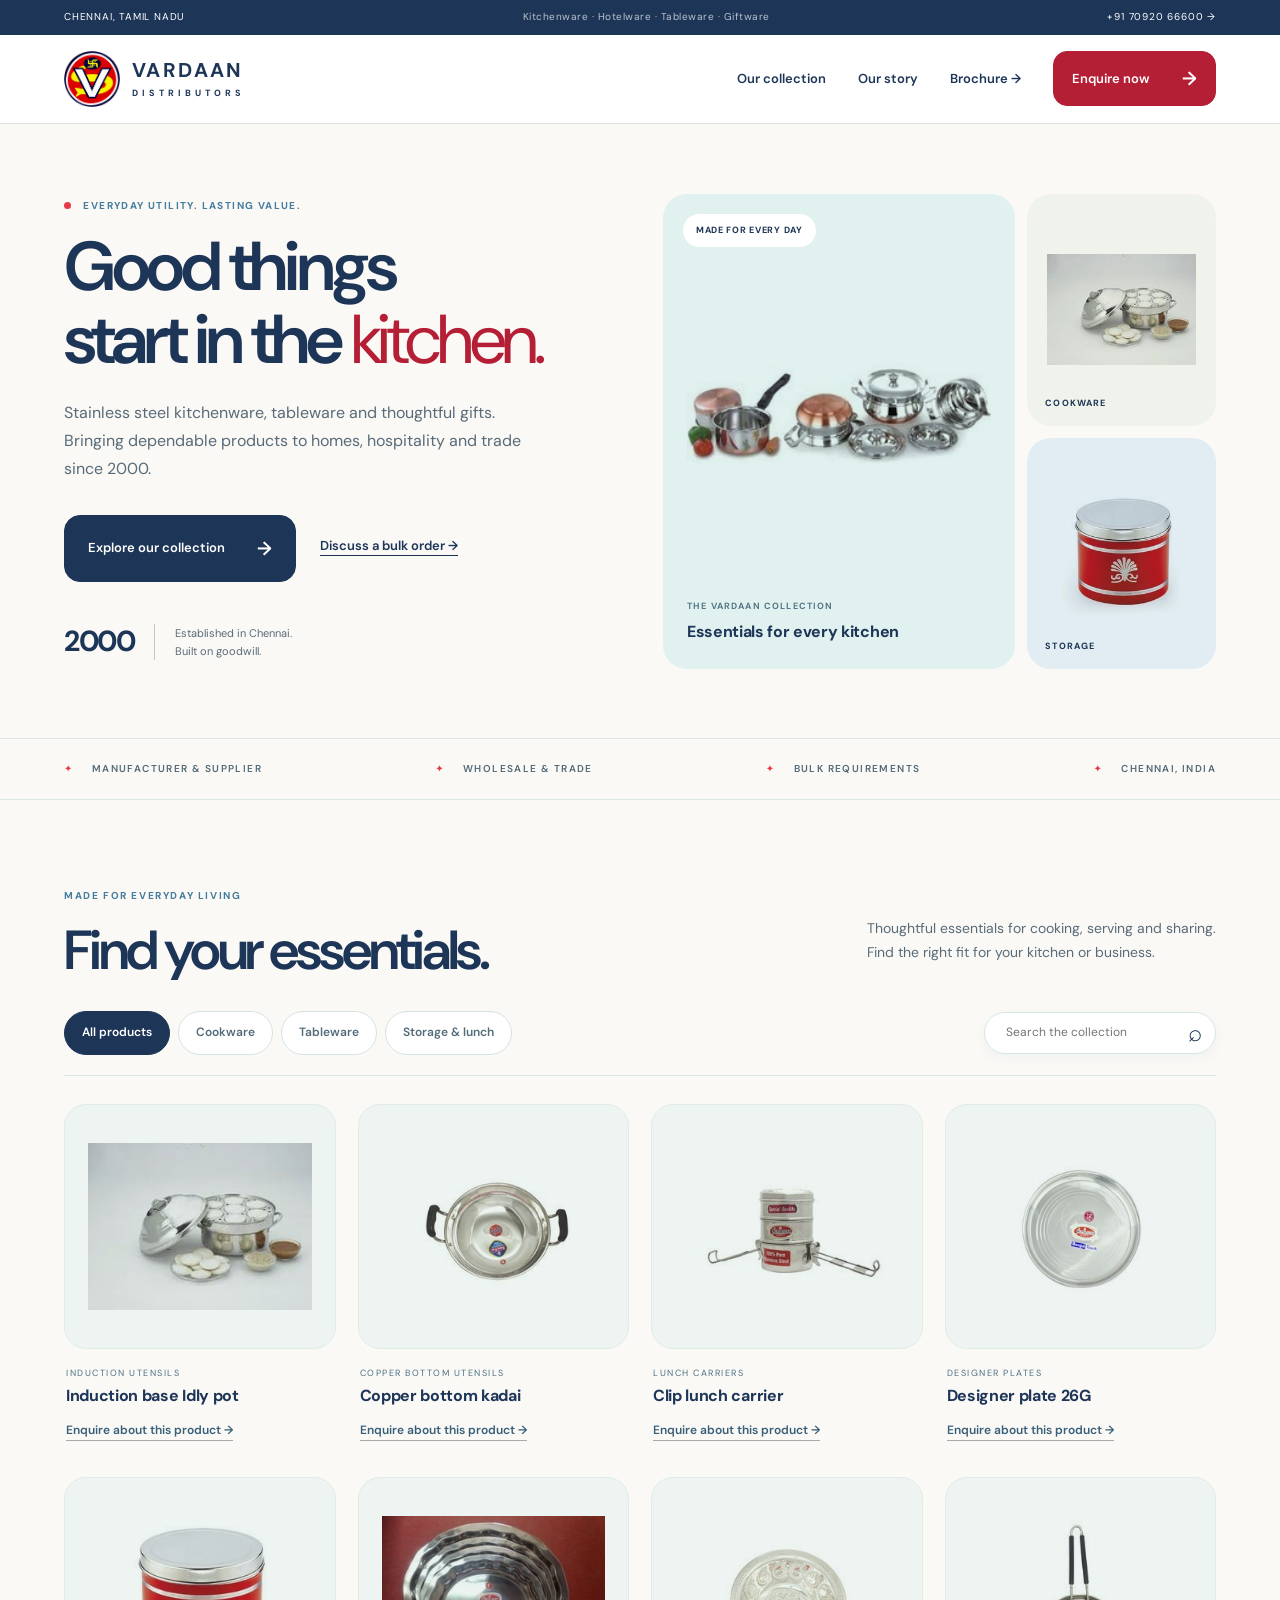
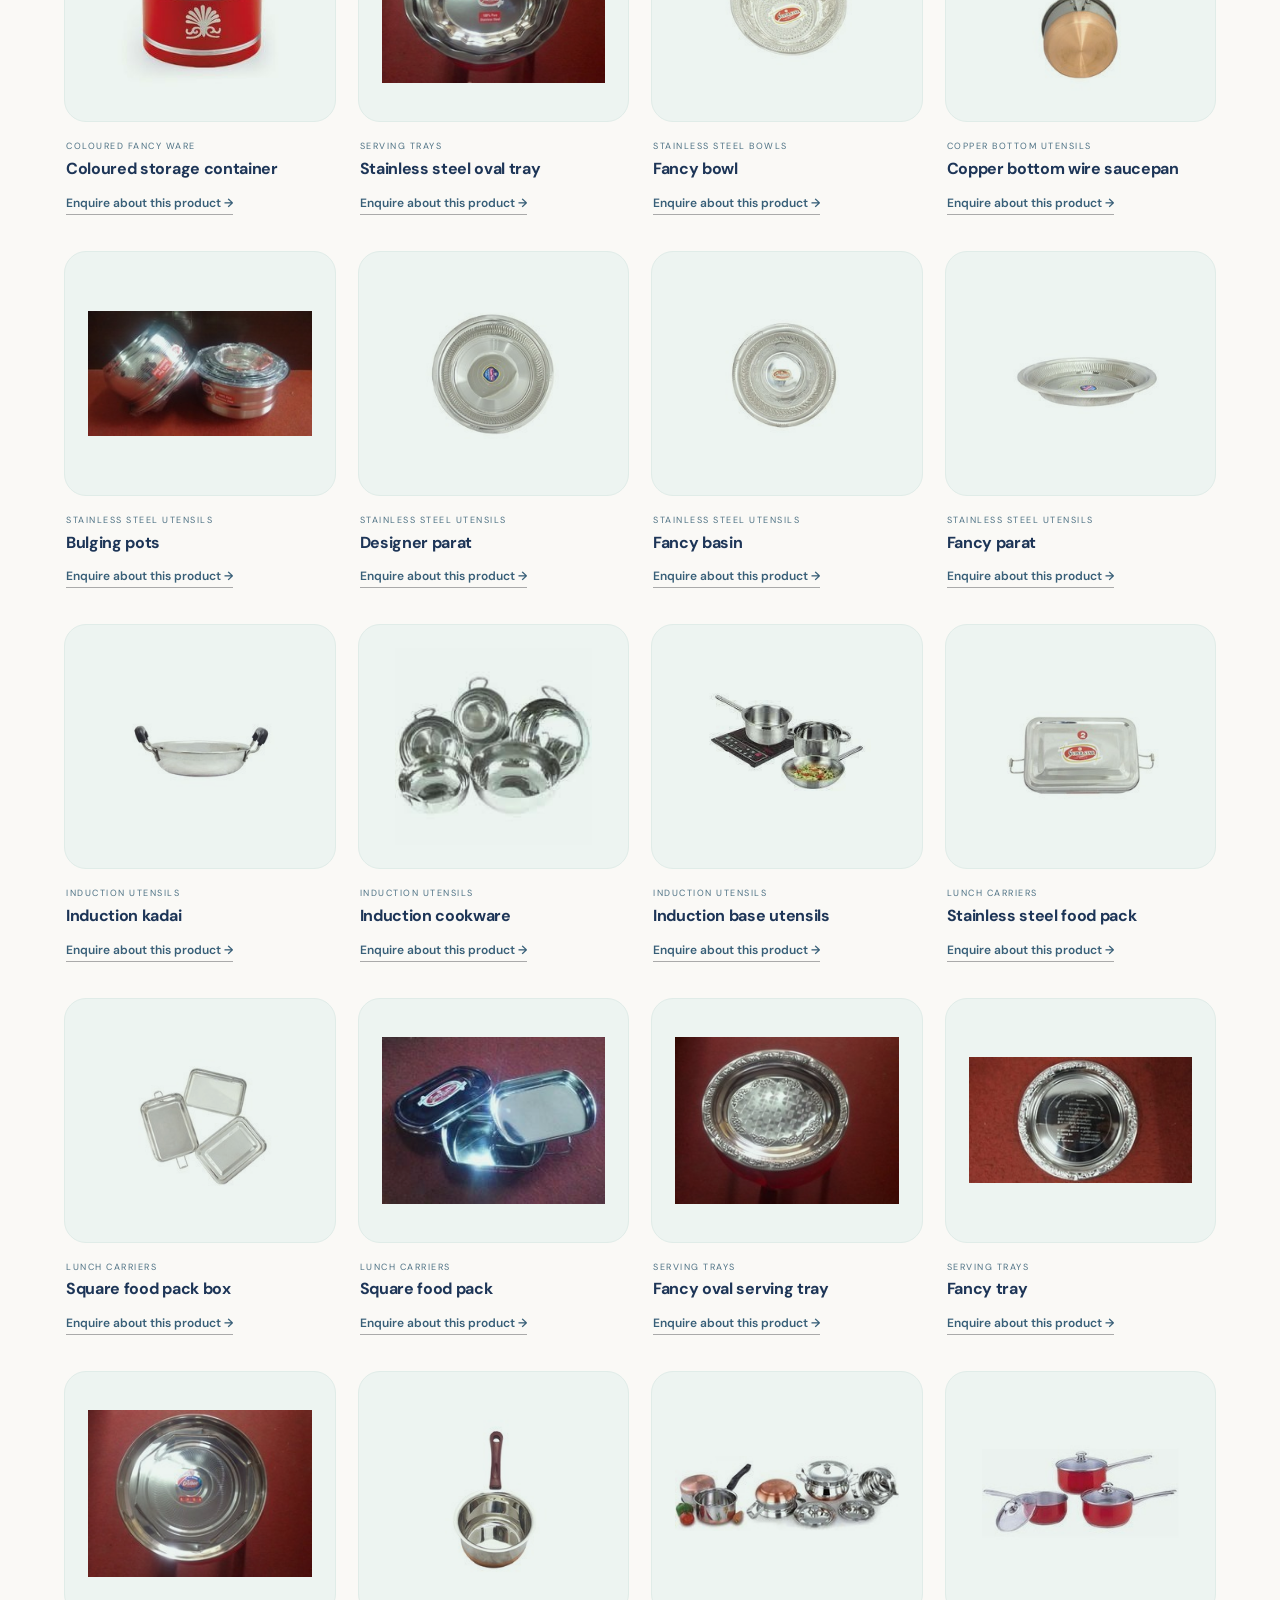
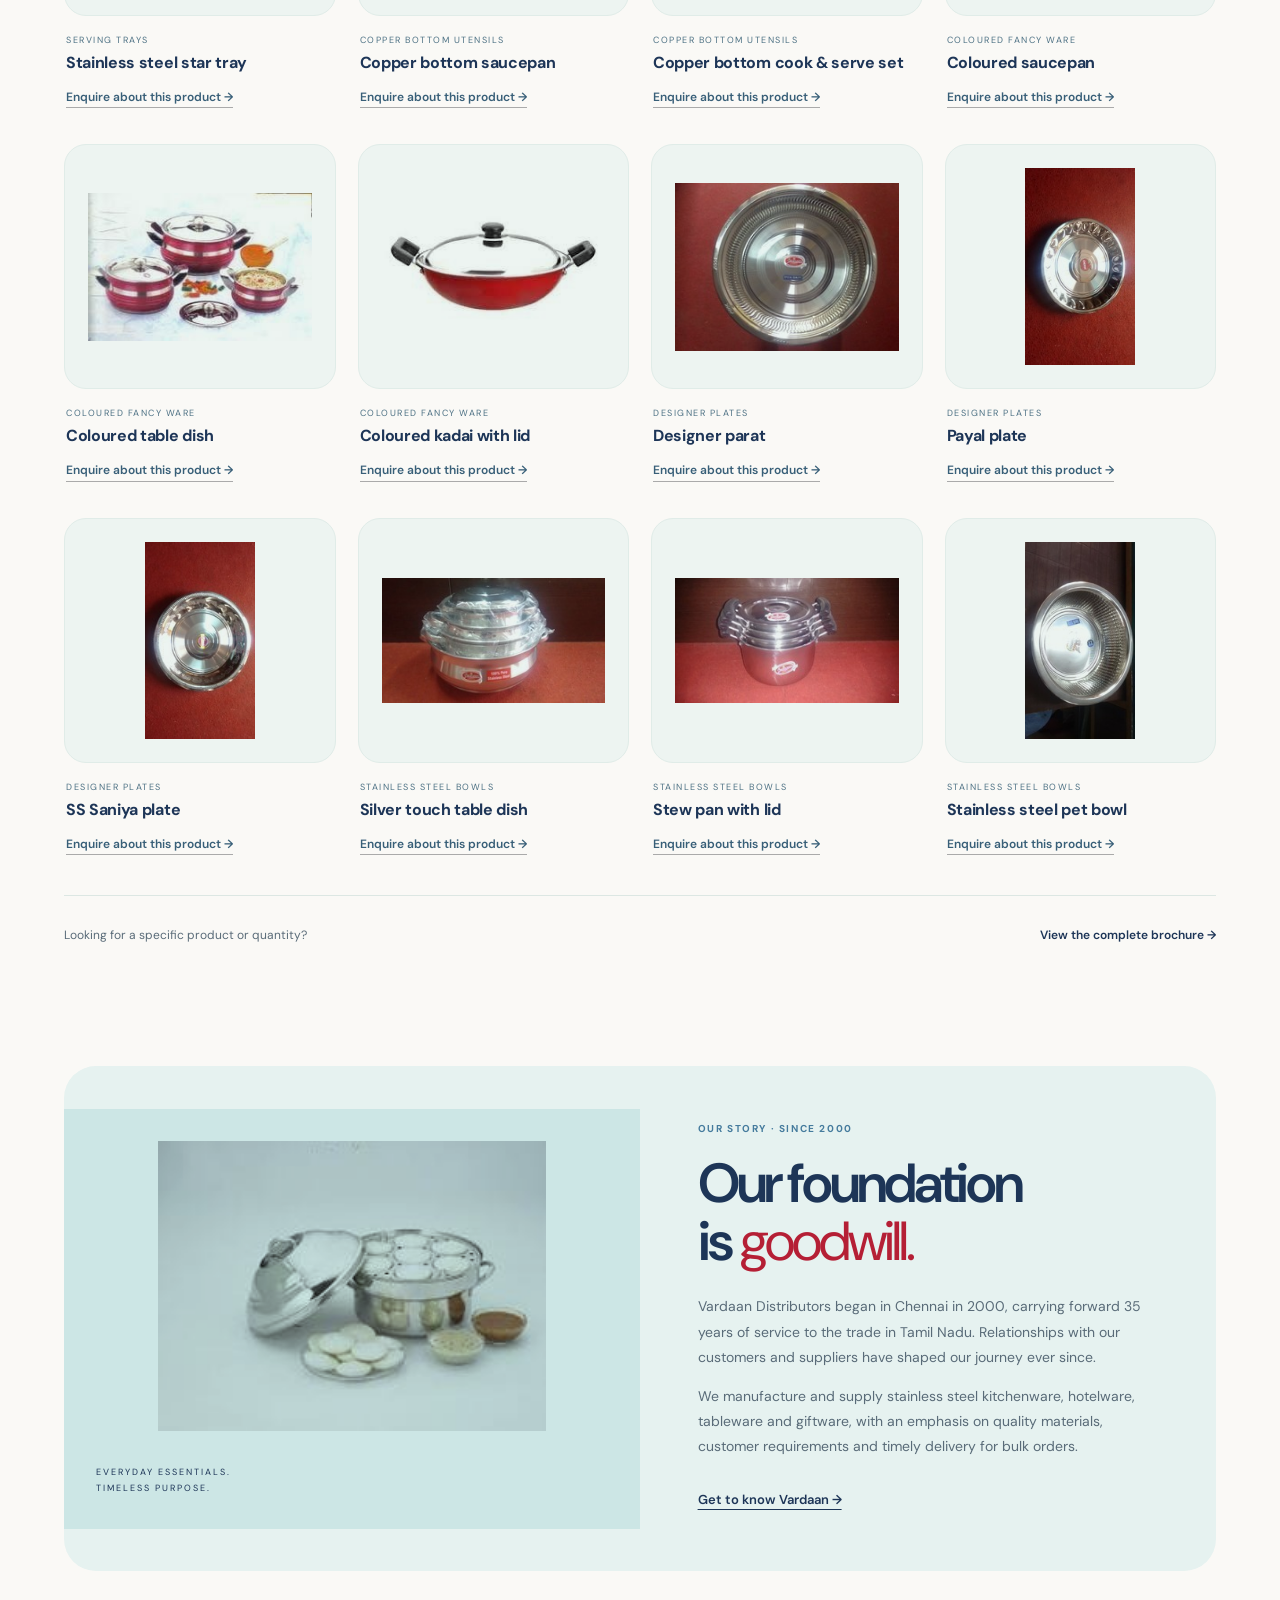
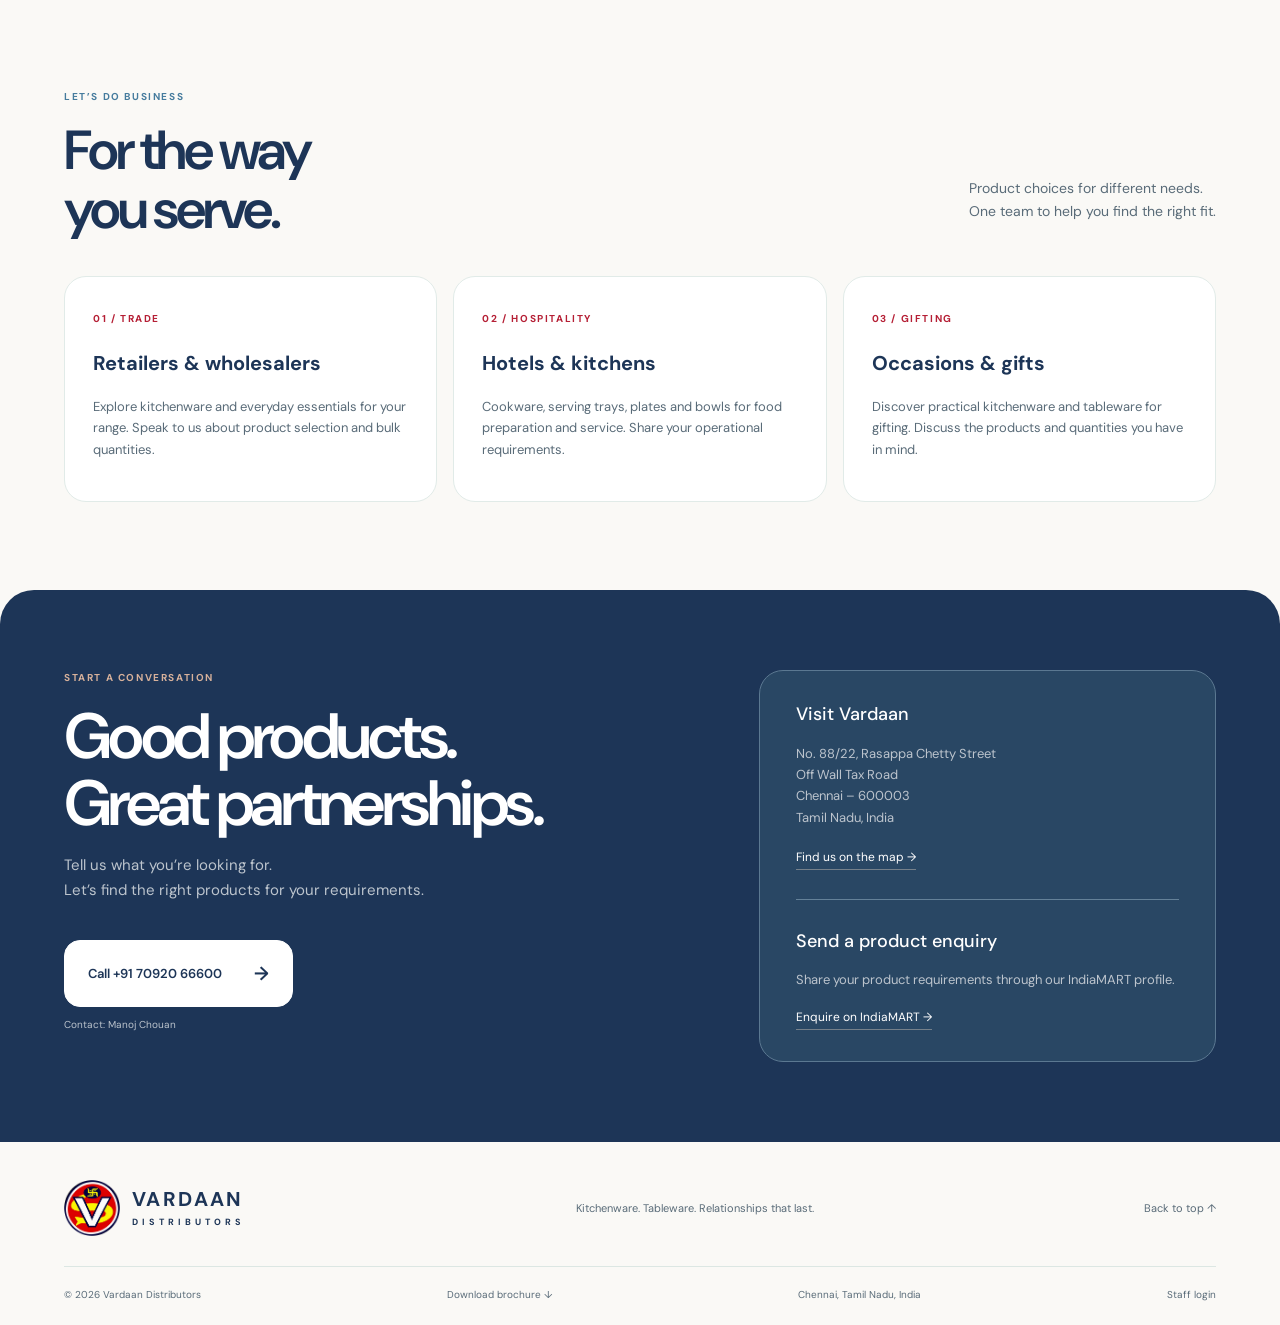
<file: index.html>
<!doctype html>
<html lang="en"><head><meta charset="utf-8"><meta name="viewport" content="width=device-width, initial-scale=1"><title>Vardaan Distributors | Stainless Steel Kitchenware, Chennai</title><meta name="description" content="Discover stainless steel kitchenware, hotelware, tableware and giftware from Vardaan Distributors, Chennai. Established in 2000. Enquire for bulk requirements."><meta name="theme-color" content="#101e30"><link rel="icon" href="assets/vardaan-emblem.png"><link rel="stylesheet" href="styles.css"><script src="app.js" defer></script></head>
<body><a class="skip" href="#main">Skip to content</a><div class="topbar"><div class="wrap">CHENNAI, TAMIL NADU <span>Kitchenware · Hotelware · Tableware · Giftware</span><a href="tel:+917092066600">+91 70920 66600 →</a></div></div>
<header><div class="wrap nav"><a class="brand" href="#"><img src="assets/vardaan-emblem.png" alt="Vardaan logo" width="55" height="55"><span>VARDAAN<small>DISTRIBUTORS</small></span></a><button class="menu" aria-label="Toggle navigation" aria-expanded="false" aria-controls="navigation">☰</button><nav id="navigation" aria-label="Main navigation"><a href="#collection">Our collection</a><a href="#about">Our story</a><a href="assets/vardaan-brochure.pdf" target="_blank" rel="noopener">Brochure →</a><a class="button small" href="#contact">Enquire now <span>→</span></a></nav></div></header>
<main id="main"><section class="hero"><div class="wrap hero-grid"><div class="hero-copy"><p class="eyebrow"><span></span> EVERYDAY UTILITY. LASTING VALUE.</p><h1>Good things<br>start in the <em>kitchen.</em></h1><p class="intro">Stainless steel kitchenware, tableware and thoughtful gifts. Bringing dependable products to homes, hospitality and trade since 2000.</p><div class="actions"><a class="button" href="#collection">Explore our collection <span>→</span></a><a class="text-link" href="#contact">Discuss a bulk order →</a></div><div class="hero-note"><b>2000</b><span>Established in Chennai.<br>Built on goodwill.</span></div></div><div class="hero-art"><div class="hero-main-image"><span class="hero-badge">MADE FOR EVERY DAY</span><img class="hero-product" src="assets/product-6-3.jpg" alt="Vardaan stainless steel copper bottom cookware collection"><div class="hero-caption"><span>THE VARDAAN COLLECTION</span><strong>Essentials for every kitchen</strong></div></div><div class="hero-side"><div class="hero-side-card"><img src="assets/product-3-2.jpg" alt="Stainless steel idly pot"><span>COOKWARE</span></div><div class="hero-side-card accent"><img src="assets/product-7-0.jpg" alt="Coloured stainless steel storage container"><span>STORAGE</span></div></div></div></div></section>
<div class="values"><div class="wrap"><span>MANUFACTURER & SUPPLIER</span><span>WHOLESALE & TRADE</span><span>BULK REQUIREMENTS</span><span>CHENNAI, INDIA</span></div></div>
<section class="section wrap" id="collection"><div class="section-head"><div><p class="eyebrow">MADE FOR EVERYDAY LIVING</p><h2>Find your essentials.</h2></div><p>Thoughtful essentials for cooking, serving and sharing.<br>Find the right fit for your kitchen or business.</p></div><div class="catalog-tools"><div class="filters" role="group" aria-label="Filter products"><button class="active" data-filter="All" aria-pressed="true">All products</button><button data-filter="Cookware" aria-pressed="false">Cookware</button><button data-filter="Tableware" aria-pressed="false">Tableware</button><button data-filter="Storage" aria-pressed="false">Storage & lunch</button></div><label class="search"><span class="sr-only">Search products</span><input id="search" type="search" placeholder="Search the collection"><span aria-hidden="true">⌕</span></label></div><p class="sr-only" id="result-count" aria-live="polite"></p><div id="products" class="products"></div><p id="empty" hidden>No products found. Try another name or category.</p><div class="catalog-foot"><p>Looking for a specific product or quantity?</p><a href="assets/vardaan-brochure.pdf" target="_blank" rel="noopener">View the complete brochure →</a></div></section>
<section class="about" id="about"><div class="wrap about-grid"><div class="story-image"><img src="assets/product-3-2.jpg" alt="Stainless steel idly pot with plates"><span>EVERYDAY ESSENTIALS.<br>TIMELESS PURPOSE.</span></div><div class="story-copy"><p class="eyebrow">OUR STORY · SINCE 2000</p><h2>Our foundation<br>is <em>goodwill.</em></h2><p>Vardaan Distributors began in Chennai in 2000, carrying forward 35 years of service to the trade in Tamil Nadu. Relationships with our customers and suppliers have shaped our journey ever since.</p><p>We manufacture and supply stainless steel kitchenware, hotelware, tableware and giftware, with an emphasis on quality materials, customer requirements and timely delivery for bulk orders.</p><a class="text-link" href="#contact">Get to know Vardaan →</a></div></div></section>
<section class="section wrap trade"><p class="eyebrow">LET’S DO BUSINESS</p><div class="section-head"><h2>For the way<br>you serve.</h2><p>Product choices for different needs.<br>One team to help you find the right fit.</p></div><div class="trade-grid"><article><span>01 / TRADE</span><h3>Retailers & wholesalers</h3><p>Explore kitchenware and everyday essentials for your range. Speak to us about product selection and bulk quantities.</p></article><article><span>02 / HOSPITALITY</span><h3>Hotels & kitchens</h3><p>Cookware, serving trays, plates and bowls for food preparation and service. Share your operational requirements.</p></article><article><span>03 / GIFTING</span><h3>Occasions & gifts</h3><p>Discover practical kitchenware and tableware for gifting. Discuss the products and quantities you have in mind.</p></article></div></section>
<section class="contact" id="contact"><div class="wrap contact-grid"><div><p class="eyebrow">START A CONVERSATION</p><h2>Good products.<br>Great partnerships.</h2><p>Tell us what you’re looking for.<br>Let’s find the right products for your requirements.</p><a class="button light" href="tel:+917092066600">Call +91 70920 66600 <span>→</span></a><p class="contact-small">Contact: Manoj Chouan</p></div><div class="contact-card"><h3>Visit Vardaan</h3><address>No. 88/22, Rasappa Chetty Street<br>Off Wall Tax Road<br>Chennai – 600003<br>Tamil Nadu, India</address><a href="https://www.google.com/maps/search/?api=1&query=88%2F22%20Rasappa%20Chetty%20Street%20Chennai%20600003" target="_blank" rel="noopener">Find us on the map →</a><div class="contact-divider"></div><h3>Send a product enquiry</h3><p>Share your product requirements through our IndiaMART profile.</p><a href="https://www.indiamart.com/vardaandistributors/" target="_blank" rel="noopener">Enquire on IndiaMART →</a></div></div></section></main>
<footer><div class="wrap footer-top"><a class="brand" href="#"><img src="assets/vardaan-emblem.png" alt="Vardaan logo" width="55" height="55"><span>VARDAAN<small>DISTRIBUTORS</small></span></a><p>Kitchenware. Tableware. Relationships that last.</p><a href="#">Back to top ↑</a></div><div class="wrap footer-bottom"><span>© <span id="year">2026</span> Vardaan Distributors</span><a href="assets/vardaan-brochure.pdf" download>Download brochure ↓</a><span>Chennai, Tamil Nadu, India</span><a href="admin/">Staff login</a></div></footer></body></html>
</file>
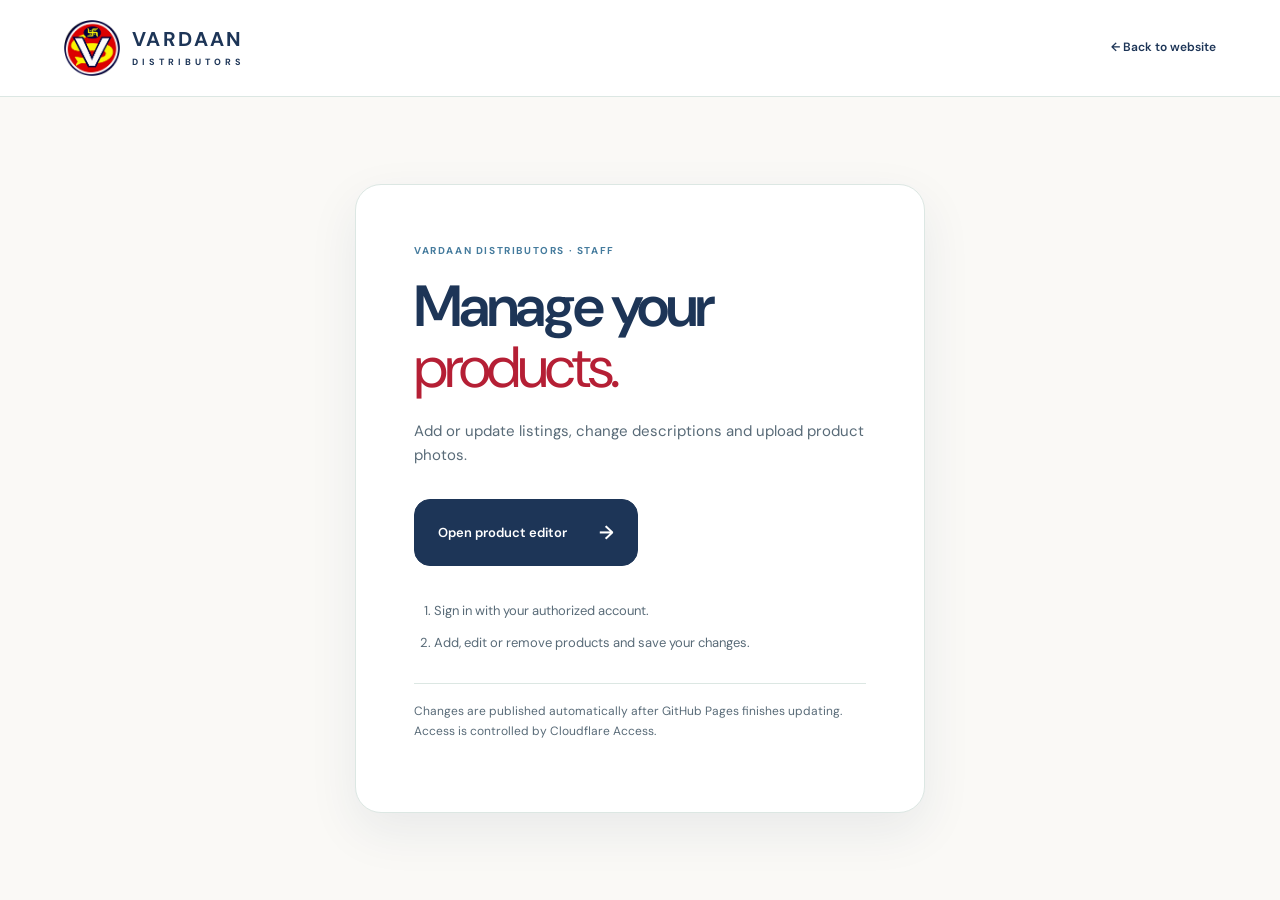
<file: admin/index.html>
<!doctype html>
<html lang="en">
<head>
  <meta charset="utf-8">
  <meta name="viewport" content="width=device-width, initial-scale=1">
  <meta name="robots" content="noindex, nofollow">
  <meta name="theme-color" content="#132336">
  <title>Product administration | Vardaan Distributors</title>
  <link rel="icon" href="../assets/vardaan-emblem.png">
  <link rel="stylesheet" href="../styles.css">
  <style>
    body{background:var(--cream)}.admin-header{background:#fff;border-bottom:1px solid var(--line)}.admin-header .wrap{min-height:96px;display:flex;align-items:center;justify-content:space-between}.admin-header .back{font-size:12px;font-weight:600}.admin-main{min-height:calc(100vh - 97px);display:grid;place-items:center;padding:48px 5%}.admin-card{width:min(100%,570px);background:#fff;padding:clamp(28px,6vw,58px);border:1px solid var(--line)}.admin-card h1{font-size:clamp(42px,7vw,58px);margin-bottom:20px}.admin-card p:not(.eyebrow){color:var(--muted)}.admin-card .button{margin:16px 0}.admin-card ol{color:var(--muted);padding-left:20px;font-size:13px}.admin-card li{padding:5px 0}.admin-note{border-top:1px solid var(--line);margin-top:25px;padding-top:18px;font-size:12px}
  </style>
</head>
<body>
<header class="admin-header"><div class="wrap"><a class="brand" href="../"><img src="../assets/vardaan-emblem.png" alt="Vardaan logo" width="56" height="56"><span>VARDAAN<small>DISTRIBUTORS</small></span></a><a class="back" href="../">← Back to website</a></div></header>
<main class="admin-main"><section class="admin-card"><p class="eyebrow">VARDAAN DISTRIBUTORS · STAFF</p><h1>Manage your<br><em>products.</em></h1><p>Add or update listings, change descriptions and upload product photos.</p><a class="button" href="https://vardaan-product-admin.priyanshjain412.workers.dev/">Open product editor <span>→</span></a><ol><li>Sign in with your authorized account.</li><li>Add, edit or remove products and save your changes.</li></ol><p class="admin-note">Changes are published automatically after GitHub Pages finishes updating. Access is controlled by Cloudflare Access.</p></section></main>
</body></html>
</file>
<file: styles.css>
@import url('https://fonts.googleapis.com/css2?family=DM+Sans:wght@400;500;600;700&family=Libre+Caslon+Display&display=swap');
:root{--navy:#132336;--red:#ae302b;--cream:#f7f5f0;--muted:#63707c;--line:#dddcd6}*{box-sizing:border-box}html{scroll-behavior:smooth;scroll-padding-top:100px}body{margin:0;color:var(--navy);font:15px/1.65 'DM Sans',sans-serif;background:#fff}a{color:inherit;text-decoration:none}button,input{font:inherit}button,a,input{touch-action:manipulation}a:hover{text-decoration:underline}button:focus-visible,a:focus-visible,input:focus-visible{outline:3px solid #cb7a37;outline-offset:5px}.wrap{width:min(1240px,90%);margin:auto}.topbar{background:var(--navy);color:#fff;font-size:10px;letter-spacing:1.2px;padding:9px 0}.topbar .wrap{display:flex;justify-content:space-between}.topbar span{color:#bbc3ce;letter-spacing:.5px}header{position:sticky;top:0;z-index:10;background:#fff;border-bottom:1px solid var(--line)}.nav{height:96px;display:flex;align-items:center;justify-content:space-between}.brand{display:flex;gap:12px;align-items:center;font-size:23px;font-weight:700;letter-spacing:2px;line-height:1.15}.brand img{object-fit:contain;width:56px;height:56px}.brand small{display:block;font-size:10px;letter-spacing:4px;margin-top:6px}.nav nav{display:flex;align-items:center;gap:34px;font-size:13px}.button{display:inline-flex;align-items:center;justify-content:space-between;gap:32px;background:var(--red);color:#fff;padding:15px 24px;font-size:13px;font-weight:600}.button:hover{background:#8e2522;text-decoration:none}.button span{font-size:22px}.button.small{padding:10px 20px}.menu{display:none}.hero{background:var(--cream);padding:64px 0 60px}.hero-grid{display:grid;grid-template-columns:1.1fr 1fr;gap:64px;align-items:center}.eyebrow{font-size:10px;font-weight:700;letter-spacing:2px;margin:0 0 24px}.eyebrow>span{display:inline-block;background:var(--red);width:7px;height:7px;border-radius:50%;margin-right:9px}h1,h2{font-family:'Libre Caslon Display',Georgia,serif;font-weight:400;line-height:1.04;letter-spacing:-1.5px}h1{font-size:clamp(48px,5.2vw,76px);margin:0 0 25px}em{color:var(--red);font-weight:400}.intro{max-width:440px;color:var(--muted);font-size:15px}.actions{display:flex;align-items:center;gap:26px;margin-top:32px}.text-link{font-size:12px;font-weight:600;border-bottom:1px solid;padding-bottom:5px}.hero-note{display:flex;align-items:center;gap:20px;margin-top:42px}.hero-note b{font-family:Georgia,serif;font-size:34px;font-weight:400}.hero-note span{border-left:1px solid #c8c9c6;padding-left:20px;font-size:11px;color:var(--muted)}.hero-art{min-height:500px;background:#e9e7df;position:relative;padding:25px 28px;display:flex;flex-direction:column;justify-content:space-between;overflow:hidden}.art-label{font-size:9px;letter-spacing:1.4px;display:flex;justify-content:space-between;gap:20px}.art-label span{font-size:8px;color:var(--muted)}.hero-product{width:100%;height:335px;object-fit:contain;mix-blend-mode:multiply}.art-bottom{display:flex;justify-content:space-between;align-items:center}.art-bottom p{font-size:14px;line-height:1.5}.art-bottom a{border:1px solid #b7b9b4;border-radius:50%;font-size:26px;width:48px;height:48px;text-align:center}.values{border-bottom:1px solid var(--line)}.values .wrap{display:flex;justify-content:space-between;padding:24px 0;font-size:10px;font-weight:600;letter-spacing:1.4px}.values span:before{content:'✦';color:var(--red);margin-right:18px}.section{padding-top:85px;padding-bottom:85px}h2{font-size:54px;margin:0}h3{font-size:20px;line-height:1.3;font-weight:500}.section-head{display:flex;justify-content:space-between;align-items:end;gap:30px;margin-bottom:38px}.section-head p:not(.eyebrow){color:var(--muted);font-size:13px}.catalog-tools{display:flex;justify-content:space-between;gap:20px;margin-bottom:30px;border-bottom:1px solid var(--line);padding-bottom:18px}.filters{display:flex;gap:8px;flex-wrap:wrap}.filters button{border:0;background:transparent;color:var(--muted);padding:9px 17px;cursor:pointer;font-size:12px}.filters button.active{background:var(--navy);color:#fff}.search{display:flex;align-items:center;border-bottom:1px solid #bbb}.search input{border:0;padding:8px;background:none;width:190px;font-size:12px}.search span{font-size:24px}.products{display:grid;grid-template-columns:repeat(4,1fr);gap:32px 22px}.product-image{background:#f6f6f3;height:230px;display:flex;align-items:center;justify-content:center;padding:23px;position:relative}.product-image img{height:100%;width:100%;object-fit:contain;mix-blend-mode:multiply;transition:transform .25s}.product:hover img{transform:scale(1.05)}.product .category{font-size:9px;letter-spacing:1.5px;color:var(--muted);margin:17px 0 5px}.product h3{font-size:16px;margin:0 0 10px}.product>a{font-size:11px;border-bottom:1px solid #aaa}.catalog-foot{border-top:1px solid var(--line);margin-top:40px;display:flex;justify-content:space-between;align-items:center;font-size:12px}.catalog-foot p{color:var(--muted)}.catalog-foot a{font-weight:600}.about{background:var(--cream);padding:75px 0}.about-grid{display:grid;grid-template-columns:1fr 1fr;gap:100px;align-items:center}.story-image{background:#e8e8df;padding:32px;min-height:380px;display:flex;flex-direction:column;justify-content:space-between}.story-image img{width:100%;height:290px;object-fit:contain;mix-blend-mode:multiply}.story-image span{font-size:9px;letter-spacing:2px;line-height:1.8}.story-copy h2{margin-bottom:26px}.story-copy>p:not(.eyebrow){font-size:14px;color:var(--muted)}.story-copy .text-link{display:inline-block;margin-top:16px}.trade-grid{display:grid;grid-template-columns:repeat(3,1fr);gap:40px;margin-top:50px}.trade-grid article{border-top:1px solid var(--navy);padding-top:25px}.trade-grid article>span{font-size:10px;letter-spacing:1.6px;color:var(--red)}.trade-grid p{color:var(--muted);font-size:13px;max-width:330px}.contact{background:var(--navy);color:white;padding:80px 0}.contact-grid{display:grid;grid-template-columns:1.3fr 1fr;gap:100px}.contact .eyebrow{color:#d7b19b}.contact h2{font-size:60px}.contact p{color:#bcc4cd}.contact .button{margin-top:22px}.button.light{background:#fff;color:var(--navy)}.button.light:hover{background:#e9e7df}.contact-small{font-size:10px}.contact-card{border-left:1px solid #45515e;padding-left:65px}.contact-card h3{font-size:18px;margin:0 0 16px}.contact-card address{font-style:normal;color:#bcc4cd;font-size:13px;margin-bottom:16px}.contact-card a{font-size:12px;border-bottom:1px solid #75808a;padding-bottom:4px}.contact-divider{height:1px;background:#45515e;margin:30px 0}.contact-card p{font-size:13px}footer{background:var(--cream);padding:38px 0 22px}.footer-top{display:flex;align-items:center;justify-content:space-between;gap:25px;padding-bottom:30px}.footer-top p,.footer-top>a:last-child{font-size:11px;color:var(--muted)}.footer-bottom{border-top:1px solid var(--line);padding-top:20px;display:flex;justify-content:space-between;font-size:10px;color:var(--muted)}.skip{position:absolute;top:-100px;background:white;padding:12px;z-index:30}.skip:focus{top:0}.sr-only{position:absolute;width:1px;height:1px;overflow:hidden;clip-path:inset(50%)}
@media(min-width:1500px){.hero{padding:80px 0}}@media(max-width:1000px){.hero-grid{gap:30px}.hero-art{min-height:430px}.hero-product{height:270px}.actions{align-items:start;flex-direction:column;gap:18px}.about-grid,.contact-grid{gap:45px}.products{grid-template-columns:repeat(3,1fr)}.contact-card{padding-left:35px}.values span:before{margin-right:8px}.art-label span{display:none}}
@media(max-width:700px){html{scroll-padding-top:85px}.topbar span{display:none}.topbar{font-size:9px}.nav{height:80px}.brand{font-size:20px}.brand img{width:48px;height:48px}.menu{display:block;border:1px solid var(--line);background:#fff;font-size:22px;padding:4px 12px}.nav nav{display:none;position:absolute;top:80px;left:0;right:0;background:white;padding:25px 5%;border-bottom:1px solid var(--line);align-items:stretch;gap:20px}.nav nav.open{display:flex;flex-direction:column}.hero{padding:40px 0}.hero-grid,.about-grid,.contact-grid{grid-template-columns:1fr}.hero-grid{gap:35px}h1{font-size:52px}.hero-art{min-height:380px}.hero-product{height:260px}.hero-note{margin-top:25px}.actions{flex-direction:row;flex-wrap:wrap;align-items:center;gap:20px}.values .wrap{display:grid;grid-template-columns:1fr 1fr;gap:17px;font-size:8px;letter-spacing:.8px}.section{padding-top:55px;padding-bottom:55px}.section-head{display:block}.section-head p:not(.eyebrow){margin-top:20px}h2{font-size:44px}.catalog-tools{flex-direction:column}.filters{gap:0}.filters button{padding:8px 12px;font-size:11px}.search input{width:100%}.search{width:100%}.products{grid-template-columns:repeat(2,1fr);gap:25px 15px}.product-image{height:165px;padding:14px}.product h3{font-size:14px}.product .category{font-size:8px}.catalog-foot{align-items:start;flex-direction:column;gap:8px;padding-top:12px}.about{padding:45px 0}.about-grid{gap:35px}.story-image{min-height:300px}.story-image img{height:240px}.trade-grid{grid-template-columns:1fr;gap:25px;margin-top:35px}.trade-grid p{max-width:none}.contact{padding:55px 0}.contact h2{font-size:46px}.contact-card{border-left:0;border-top:1px solid #45515e;padding:30px 0 0}.footer-top{align-items:start;flex-direction:column;gap:12px}.footer-bottom{flex-wrap:wrap;gap:12px}.footer-bottom span:last-child{width:100%}}@media(prefers-reduced-motion:reduce){html{scroll-behavior:auto}*{transition:none!important}}
.product-description{color:var(--muted);font-size:12px;white-space:pre-line;margin:0 0 10px}

/* Vardaan colour palette */
:root{--navy:#1d3557;--red:#b51f35;--cream:#f1faee;--muted:#536d7d;--line:#d4e7e4;--punch:#e63946;--frost:#a8dadc;--cerulean:#457b9d}
body{background:#fbfdfb}header{background:rgba(255,255,255,.96);backdrop-filter:blur(14px)}.topbar{background:var(--navy)}.button{background:var(--navy);border:1px solid var(--navy);border-radius:999px;box-shadow:0 8px 20px rgba(29,53,87,.13);transition:transform .2s,background .2s,box-shadow .2s}.button:hover{background:#315778;box-shadow:0 12px 24px rgba(29,53,87,.2);transform:translateY(-2px)}.button.small{background:var(--punch);border-color:var(--punch);color:#1d3557;box-shadow:none}.button.small:hover{background:#c92d3b;color:white}.hero{background:linear-gradient(125deg,#f1faee 0%,#f4fbf8 56%,#d9eeee 100%)}.hero-art{background:#d8eeee;border:1px solid #c3e5e4;border-radius:30px;box-shadow:0 20px 60px rgba(29,53,87,.08)}.hero-product{mix-blend-mode:multiply}.art-bottom a{border-color:#83b8c4;background:rgba(255,255,255,.65);color:var(--navy)}.art-bottom a:hover{background:var(--navy);color:white;text-decoration:none}.values{background:#fff}.values span:before{color:var(--punch)}.eyebrow>span{background:var(--punch)}.catalog-tools{align-items:center}.filters{background:#eef7f5;padding:5px;border-radius:999px}.filters button{border-radius:999px}.filters button.active{background:var(--navy)}.search{background:#f1f8f7;border:1px solid #d6e8e6;border-radius:999px;padding:0 13px}.search input{outline:none}.product{border:1px solid #e1edeb;border-radius:22px;background:white;overflow:hidden;box-shadow:0 6px 20px rgba(29,53,87,.04);padding-bottom:18px;transition:box-shadow .2s,transform .2s}.product:hover{box-shadow:0 15px 35px rgba(29,53,87,.1);transform:translateY(-3px)}.product-image{border-radius:18px 18px 0 0;background:#f0f7f5}.product .category,.product h3,.product>a,.product-description{margin-left:17px;margin-right:17px}.product>a{display:inline-block;margin-top:2px;color:#315d79;font-weight:600}.product .category{color:#4d7184}.about{background:#e8f5f3}.story-image{border-radius:28px;background:#cde8e7;overflow:hidden}.trade-grid article{border-top:0;background:#f1f8f6;border:1px solid #dcece9;border-radius:22px;padding:26px}.trade-grid article>span{color:var(--red);font-weight:700}.contact{background:var(--navy)}.contact-card{border:1px solid #5b7891;background:#294764;border-radius:24px;padding:32px 36px}.contact-divider{background:#648198}.button.light{border-color:#fff}.footer-top .brand{color:var(--navy)}footer{background:#f1faee}.menu{border-radius:12px}.search:focus-within{outline:3px solid #457b9d;outline-offset:3px}.admin-card{border-radius:26px;box-shadow:0 18px 50px rgba(29,53,87,.08)}
@media(max-width:700px){.filters{border-radius:18px}.catalog-tools{align-items:stretch}.contact-card{border:1px solid #5b7891;padding:28px}.product-image{border-radius:15px 15px 0 0}.product{border-radius:18px}.hero-art,.story-image{border-radius:22px}.trade-grid{gap:14px}}
.button.small{background:#b51f35;border-color:#b51f35;color:#fff}.button.small:hover{background:#8e192c;color:#fff}
/* A neutral reading surface lets the brand colours frame the content. */
body,.hero,.about,footer,.values{background:#faf9f6}

/* A warmer, more effortless storefront. */
:root{--navy:#1d3557;--cream:#faf9f6;--muted:#596b78;--line:#dce7e3}
body{font-family:'DM Sans',system-ui,sans-serif;background:#faf9f6;font-size:15px;color:var(--navy)}.wrap{width:min(1280px,90%)}h1,h2{font-family:'DM Sans',system-ui,sans-serif;letter-spacing:-.055em;font-weight:600;line-height:1.06}h1 em,h2 em{font-style:normal;color:#b51f35}.topbar{font-size:10px;letter-spacing:.08em}.nav{height:88px}.brand{font-size:20px;letter-spacing:.12em}.brand small{font-size:9px}.nav nav{font-size:13px;font-weight:600;gap:32px}.nav nav>a:not(.button){padding:12px 0}.nav nav>a:not(.button):hover{text-decoration:none;color:#457b9d}.button{border-radius:16px;padding:17px 23px;box-shadow:none}.button.small{border-radius:14px;padding:11px 18px}.button span{font-size:19px}.hero{padding:62px 0 60px;background:#faf9f6}.hero-grid{grid-template-columns:1fr 1.05fr;gap:72px}.hero-copy{padding:12px 0}.hero-copy .eyebrow{color:#457b9d;letter-spacing:.14em}.hero h1{font-size:clamp(50px,5.4vw,76px);margin-bottom:22px}.hero .intro{font-size:16px;line-height:1.75;max-width:480px}.actions{gap:24px}.text-link{font-size:13px;border-bottom:0;text-decoration:underline;text-underline-offset:5px}.hero-note{margin-top:36px}.hero-note b{font-family:'DM Sans',sans-serif;font-size:29px;font-weight:700;letter-spacing:-.05em}.hero-art{display:grid;grid-template-columns:1.4fr .75fr;gap:12px;min-height:475px;padding:0;background:none;border:0;box-shadow:none;border-radius:26px;overflow:visible}.hero-main-image,.hero-side-card{position:relative;border-radius:24px;overflow:hidden;background:#e1f1ef}.hero-main-image{display:flex;align-items:center;justify-content:center;padding:35px 24px 72px}.hero-badge{position:absolute;left:20px;top:20px;background:#fff;color:#1d3557;border-radius:99px;padding:9px 13px;font-size:9px;font-weight:700;letter-spacing:.08em}.hero-main-image .hero-product{height:270px;width:100%;object-fit:contain;mix-blend-mode:multiply}.hero-caption{position:absolute;bottom:24px;left:24px;right:24px}.hero-caption span,.hero-caption strong{display:block}.hero-caption span{font-size:9px;letter-spacing:.13em;color:#557685;font-weight:700}.hero-caption strong{margin-top:5px;font-size:16px;letter-spacing:-.02em}.hero-side{display:grid;grid-template-rows:1fr 1fr;gap:12px}.hero-side-card{display:flex;align-items:center;justify-content:center;padding:20px;background:#f0f3eb}.hero-side-card.accent{background:#e1edf2}.hero-side-card img{width:100%;height:160px;object-fit:contain;mix-blend-mode:multiply}.hero-side-card span{position:absolute;left:18px;bottom:15px;font-size:9px;letter-spacing:.13em;font-weight:700}.values{background:#faf9f6;border-top:1px solid var(--line);border-bottom:1px solid var(--line)}.values .wrap{padding:22px 0;color:#526a78;font-size:10px}.section{padding-top:88px;padding-bottom:88px}.section-head{align-items:end;margin-bottom:32px}.section-head h2,h2{font-size:clamp(38px,4.3vw,56px)}.section-head p:not(.eyebrow){font-size:14px;line-height:1.7}.eyebrow{color:#457b9d;letter-spacing:.16em;margin-bottom:16px}.catalog-tools{background:none;border-bottom:1px solid #dce7e3;padding-bottom:20px;margin-bottom:28px}.filters{padding:0;background:none;gap:8px}.filters button{border:1px solid #d5e4e2;background:#fff;color:#536b79;padding:11px 17px;font-weight:600}.filters button:hover{border-color:#457b9d;color:#1d3557}.filters button.active{border-color:#1d3557;color:#fff}.search{background:#fff;box-shadow:0 4px 14px #1d35570a}.products{gap:36px 22px}.product{border:0;border-radius:0;box-shadow:none;background:transparent;padding:0;overflow:visible}.product:hover{box-shadow:none;transform:none}.product-image{border-radius:22px!important;background:#edf4f1;height:245px;overflow:hidden;border:1px solid #e0ece8}.product:hover .product-image{box-shadow:0 12px 30px #1d355715}.product .category,.product h3,.product>a,.product-description{margin-left:2px;margin-right:2px}.product .category{margin-top:17px;margin-bottom:5px;font-size:9px}.product h3{font-size:16px;font-weight:700;letter-spacing:-.02em}.product>a{font-size:12px;color:#385f78}.catalog-foot{border-top:1px solid var(--line);padding-top:18px}.about{background:#faf9f6;padding:20px 0 60px}.about-grid{gap:0;background:#e6f2f0;border-radius:32px;overflow:hidden}.story-image{border-radius:0;background:#cce6e5;min-height:420px}.story-copy{padding:55px 10%}.story-copy h2{margin-bottom:24px}.story-copy>p:not(.eyebrow){font-size:14px;line-height:1.8}.trade{padding-top:58px}.trade-grid{gap:16px;margin-top:38px}.trade-grid article{background:#fff;border:1px solid #e1ebe8;padding:28px;border-radius:22px}.trade-grid h3{font-weight:700}.contact{margin:0 auto;background:#1d3557;border-radius:34px 34px 0 0}.contact h2{font-size:clamp(42px,5vw,64px)}.contact-card{background:#294764}.footer-top .brand{font-size:20px}.footer-top,.footer-bottom{gap:20px}
@media(max-width:1000px){.hero-grid{gap:30px}.hero-art{min-height:400px}.hero-main-image .hero-product{height:220px}.hero-side-card img{height:130px}.story-copy{padding:35px 8%}}
@media(max-width:700px){.nav{height:78px}.hero{padding:38px 0 34px}.hero-grid{gap:26px}.hero-copy{padding:0}.hero h1{font-size:clamp(43px,11vw,60px);line-height:1.07}.hero .intro{font-size:15px}.hero-note{margin-top:26px}.hero-art{grid-template-columns:1.2fr .8fr;min-height:285px;gap:8px}.hero-main-image,.hero-side-card{border-radius:18px}.hero-main-image{padding:38px 10px 60px}.hero-main-image .hero-product{height:145px}.hero-badge{top:12px;left:12px;font-size:8px;padding:7px 9px}.hero-caption{left:14px;bottom:14px}.hero-caption strong{font-size:12px}.hero-caption span,.hero-side-card span{font-size:8px}.hero-side{gap:8px}.hero-side-card{padding:10px}.hero-side-card img{height:85px}.hero-side-card span{left:10px;bottom:9px}.values .wrap{gap:14px}.section{padding-top:58px;padding-bottom:58px}.section-head h2,h2{font-size:38px}.catalog-tools{gap:16px}.filters{flex-wrap:nowrap;overflow:auto;max-width:100%;padding-bottom:3px}.filters button{white-space:nowrap;font-size:11px;padding:10px 13px}.product-image{height:170px;border-radius:17px!important}.products{gap:28px 13px}.product h3{font-size:14px}.product>a{font-size:11px}.about{padding:0 0 40px}.about-grid{border-radius:24px}.story-image{min-height:260px}.story-copy{padding:32px 25px 38px}.trade{padding-top:25px}.trade-grid article{padding:23px}.contact{border-radius:25px 25px 0 0}.contact h2{font-size:42px}.footer-top{gap:12px}}
@media(max-width:700px){.hero-grid{grid-template-columns:1fr}.hero-art{width:100%}}
</file>
